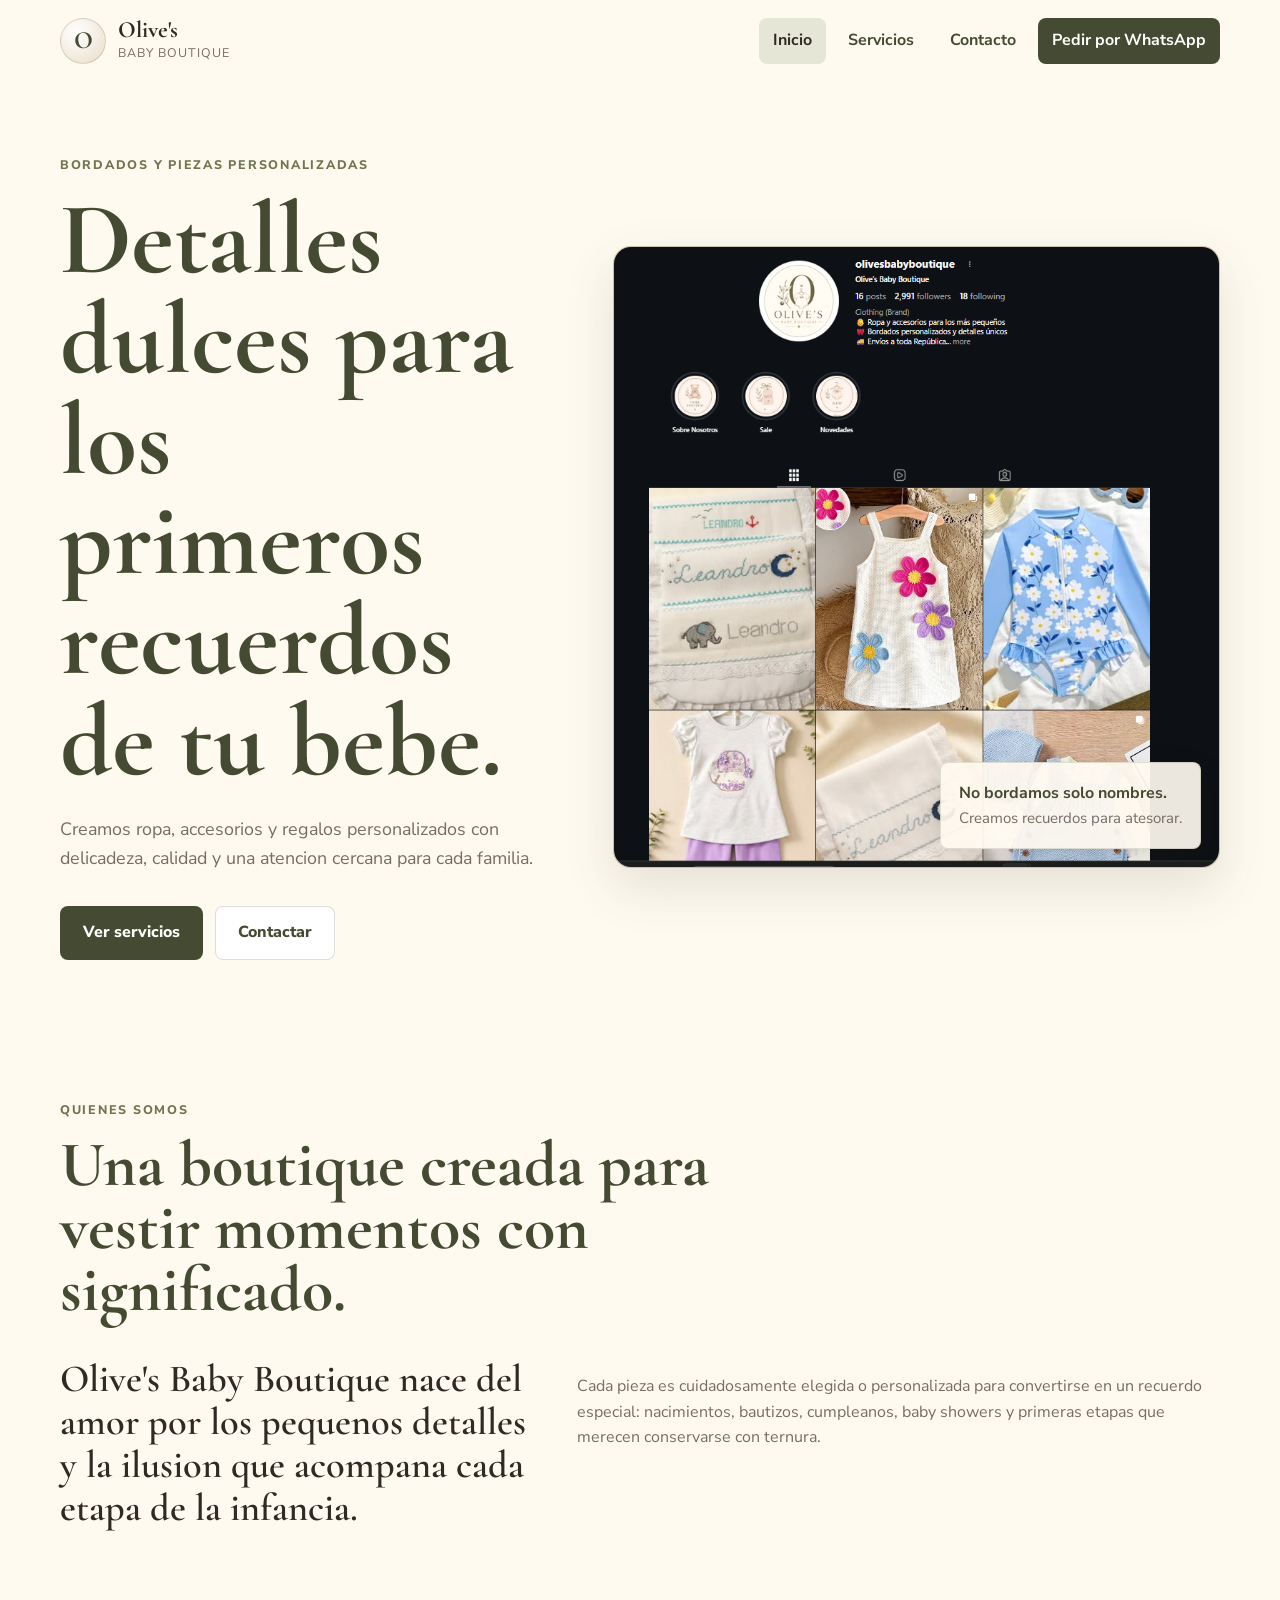
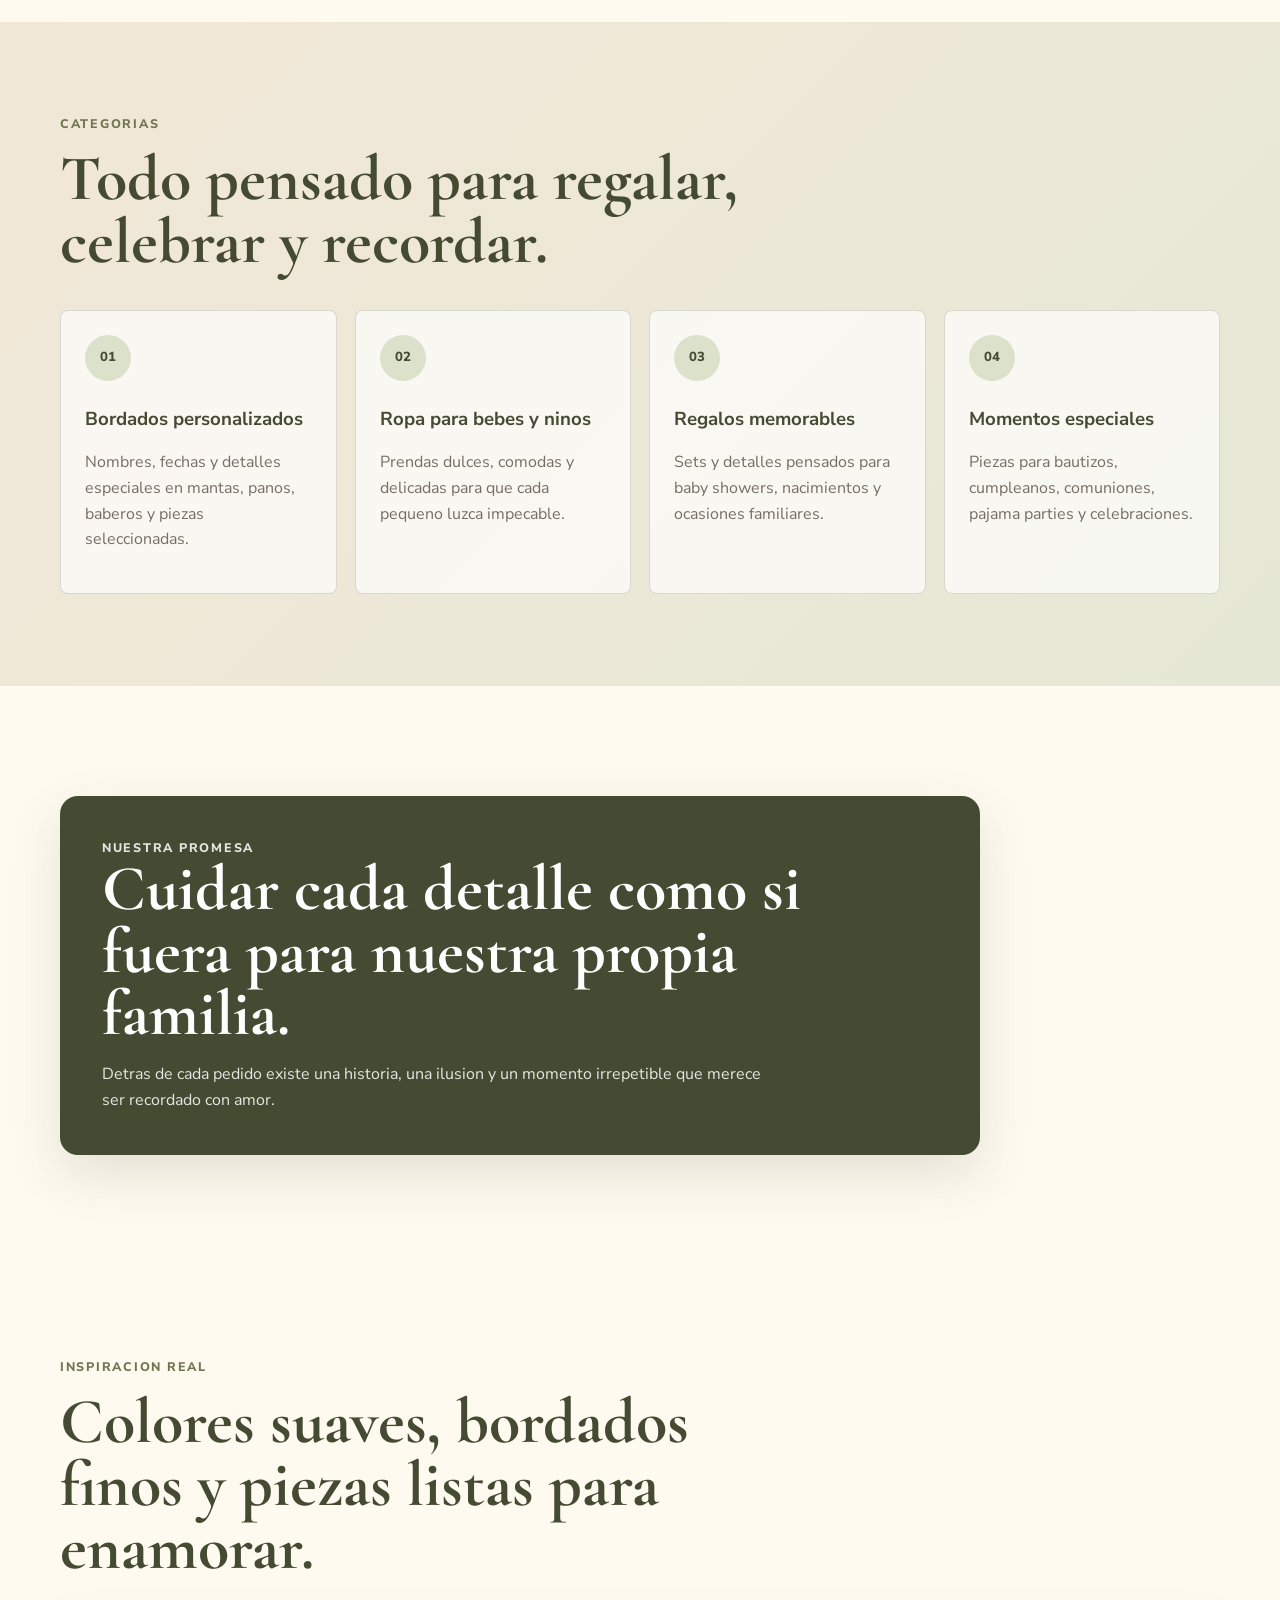
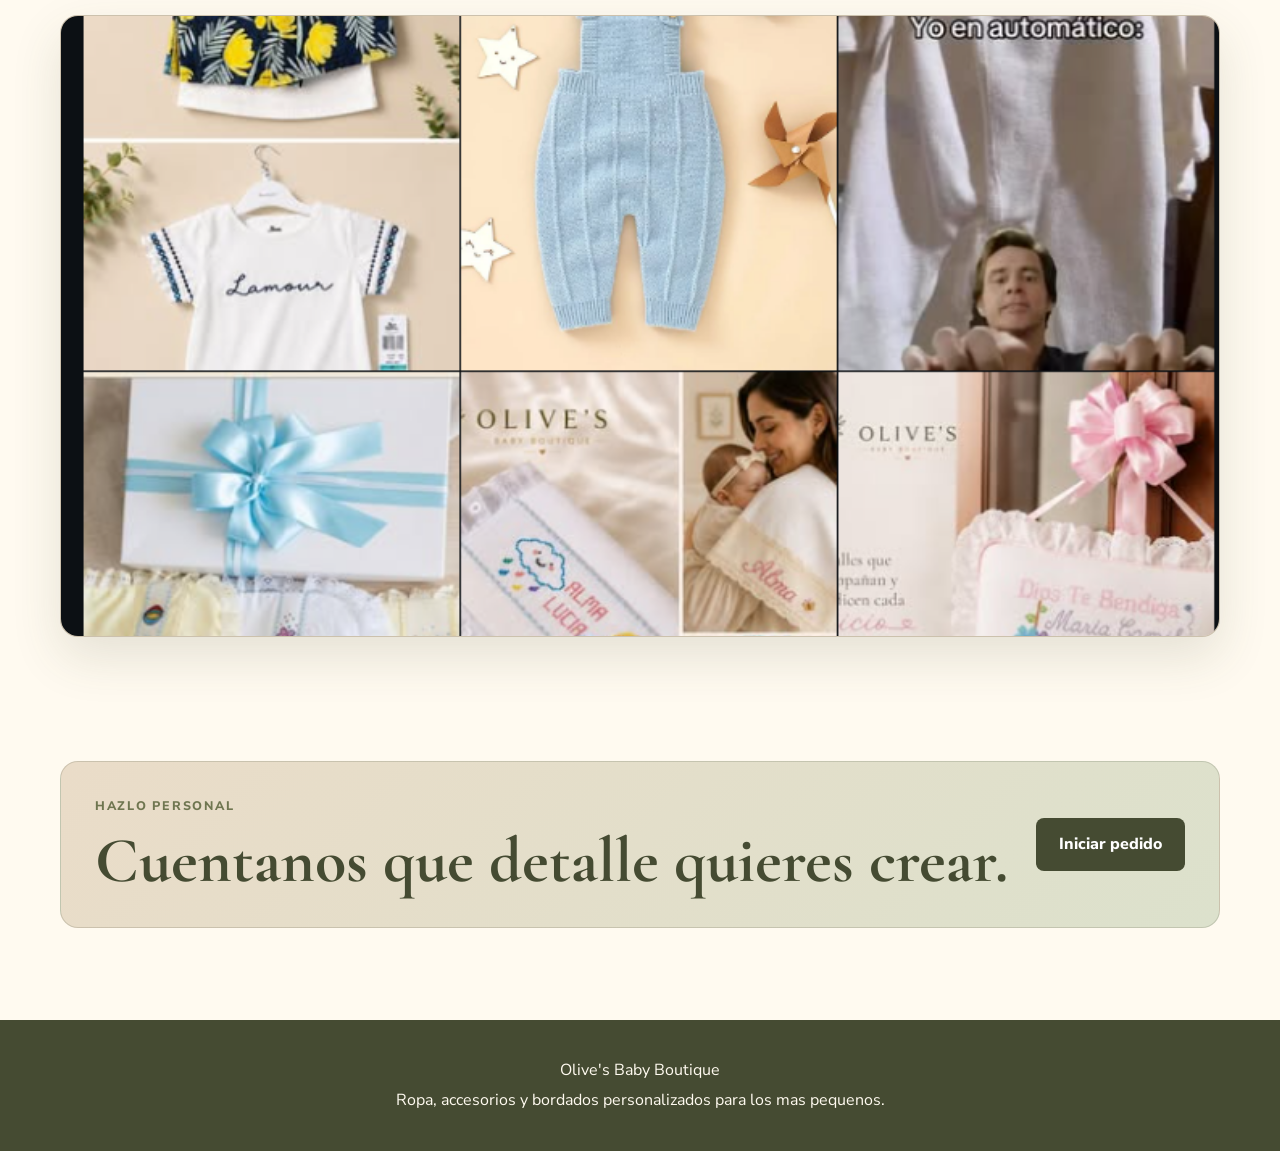
<file: index.html>
<!DOCTYPE html>
<html lang="es">
<head>
  <meta charset="UTF-8">
  <meta name="viewport" content="width=device-width, initial-scale=1.0">
  <meta name="description" content="Olive's Baby Boutique crea ropa, accesorios y bordados personalizados para bebes y ninos en Republica Dominicana.">
  <title>Olive's Baby Boutique | Detalles personalizados para bebes</title>
  <link rel="preconnect" href="https://fonts.googleapis.com">
  <link rel="preconnect" href="https://fonts.gstatic.com" crossorigin>
  <link href="https://fonts.googleapis.com/css2?family=Cormorant+Garamond:wght@500;600;700&family=Nunito+Sans:wght@400;600;700;800&display=swap" rel="stylesheet">
  <link rel="stylesheet" href="css/styles.css">
</head>
<body>
  <a class="skip-link" href="#contenido">Saltar al contenido</a>

  <header class="site-header" data-header>
    <nav class="navbar" aria-label="Navegacion principal">
      <a class="brand" href="index.html" aria-label="Olive's Baby Boutique inicio">
        <span class="brand-mark">O</span>
        <span>
          <strong>Olive's</strong>
          <small>Baby Boutique</small>
        </span>
      </a>

      <button class="nav-toggle" type="button" aria-label="Abrir menu" aria-expanded="false" data-nav-toggle>
        <span></span>
        <span></span>
        <span></span>
      </button>

      <div class="nav-menu" data-nav-menu>
        <a class="nav-link active" href="index.html">Inicio</a>
        <a class="nav-link" href="servicios/index.html">Servicios</a>
        <a class="nav-link" href="contacto/index.html">Contacto</a>
        <a class="nav-cta" href="https://wa.me/18090000000" target="_blank" rel="noopener">Pedir por WhatsApp</a>
      </div>
    </nav>
  </header>

  <main id="contenido">
    <section class="hero">
      <div class="hero-content reveal">
        <p class="eyebrow">Bordados y piezas personalizadas</p>
        <h1>Detalles dulces para los primeros recuerdos de tu bebe.</h1>
        <p class="hero-copy">
          Creamos ropa, accesorios y regalos personalizados con delicadeza, calidad y una atencion cercana para cada familia.
        </p>
        <div class="hero-actions">
          <a class="btn primary" href="servicios/index.html">Ver servicios</a>
          <a class="btn secondary" href="contacto/index.html">Contactar</a>
        </div>
      </div>

      <div class="hero-visual reveal" aria-label="Galeria de productos destacados">
        <img src="assets/instagram-profile.png" alt="Productos bordados y ropa infantil de Olive's Baby Boutique">
        <div class="floating-note">
          <strong>No bordamos solo nombres.</strong>
          <span>Creamos recuerdos para atesorar.</span>
        </div>
      </div>
    </section>

    <section class="intro section-pad">
      <div class="section-heading reveal">
        <p class="eyebrow">Quienes somos</p>
        <h2>Una boutique creada para vestir momentos con significado.</h2>
      </div>
      <div class="intro-grid">
        <p class="lead reveal">
          Olive's Baby Boutique nace del amor por los pequenos detalles y la ilusion que acompana cada etapa de la infancia.
        </p>
        <p class="reveal">
          Cada pieza es cuidadosamente elegida o personalizada para convertirse en un recuerdo especial: nacimientos, bautizos, cumpleanos, baby showers y primeras etapas que merecen conservarse con ternura.
        </p>
      </div>
    </section>

    <section class="categories section-pad soft-band">
      <div class="section-heading reveal">
        <p class="eyebrow">Categorias</p>
        <h2>Todo pensado para regalar, celebrar y recordar.</h2>
      </div>

      <div class="card-grid">
        <article class="feature-card reveal" tabindex="0">
          <span class="card-icon">01</span>
          <h3>Bordados personalizados</h3>
          <p>Nombres, fechas y detalles especiales en mantas, panos, baberos y piezas seleccionadas.</p>
        </article>
        <article class="feature-card reveal" tabindex="0">
          <span class="card-icon">02</span>
          <h3>Ropa para bebes y ninos</h3>
          <p>Prendas dulces, comodas y delicadas para que cada pequeno luzca impecable.</p>
        </article>
        <article class="feature-card reveal" tabindex="0">
          <span class="card-icon">03</span>
          <h3>Regalos memorables</h3>
          <p>Sets y detalles pensados para baby showers, nacimientos y ocasiones familiares.</p>
        </article>
        <article class="feature-card reveal" tabindex="0">
          <span class="card-icon">04</span>
          <h3>Momentos especiales</h3>
          <p>Piezas para bautizos, cumpleanos, comuniones, pajama parties y celebraciones.</p>
        </article>
      </div>
    </section>

    <section class="promise section-pad">
      <div class="promise-card reveal">
        <p class="eyebrow">Nuestra promesa</p>
        <h2>Cuidar cada detalle como si fuera para nuestra propia familia.</h2>
        <p>
          Detras de cada pedido existe una historia, una ilusion y un momento irrepetible que merece ser recordado con amor.
        </p>
      </div>
    </section>

    <section class="gallery section-pad">
      <div class="section-heading reveal">
        <p class="eyebrow">Inspiracion real</p>
        <h2>Colores suaves, bordados finos y piezas listas para enamorar.</h2>
      </div>
      <div class="gallery-frame reveal">
        <img src="assets/instagram-grid.png" alt="Galeria de Instagram con ropa infantil, sets personalizados y bordados">
      </div>
    </section>

    <section class="cta-band">
      <div class="reveal">
        <p class="eyebrow">Hazlo personal</p>
        <h2>Cuentanos que detalle quieres crear.</h2>
      </div>
      <a class="btn primary" href="contacto/index.html">Iniciar pedido</a>
    </section>
  </main>

  <footer class="site-footer">
    <p>Olive's Baby Boutique</p>
    <p>Ropa, accesorios y bordados personalizados para los mas pequenos.</p>
  </footer>

  <script src="js/main.js"></script>
</body>
</html>
</file>
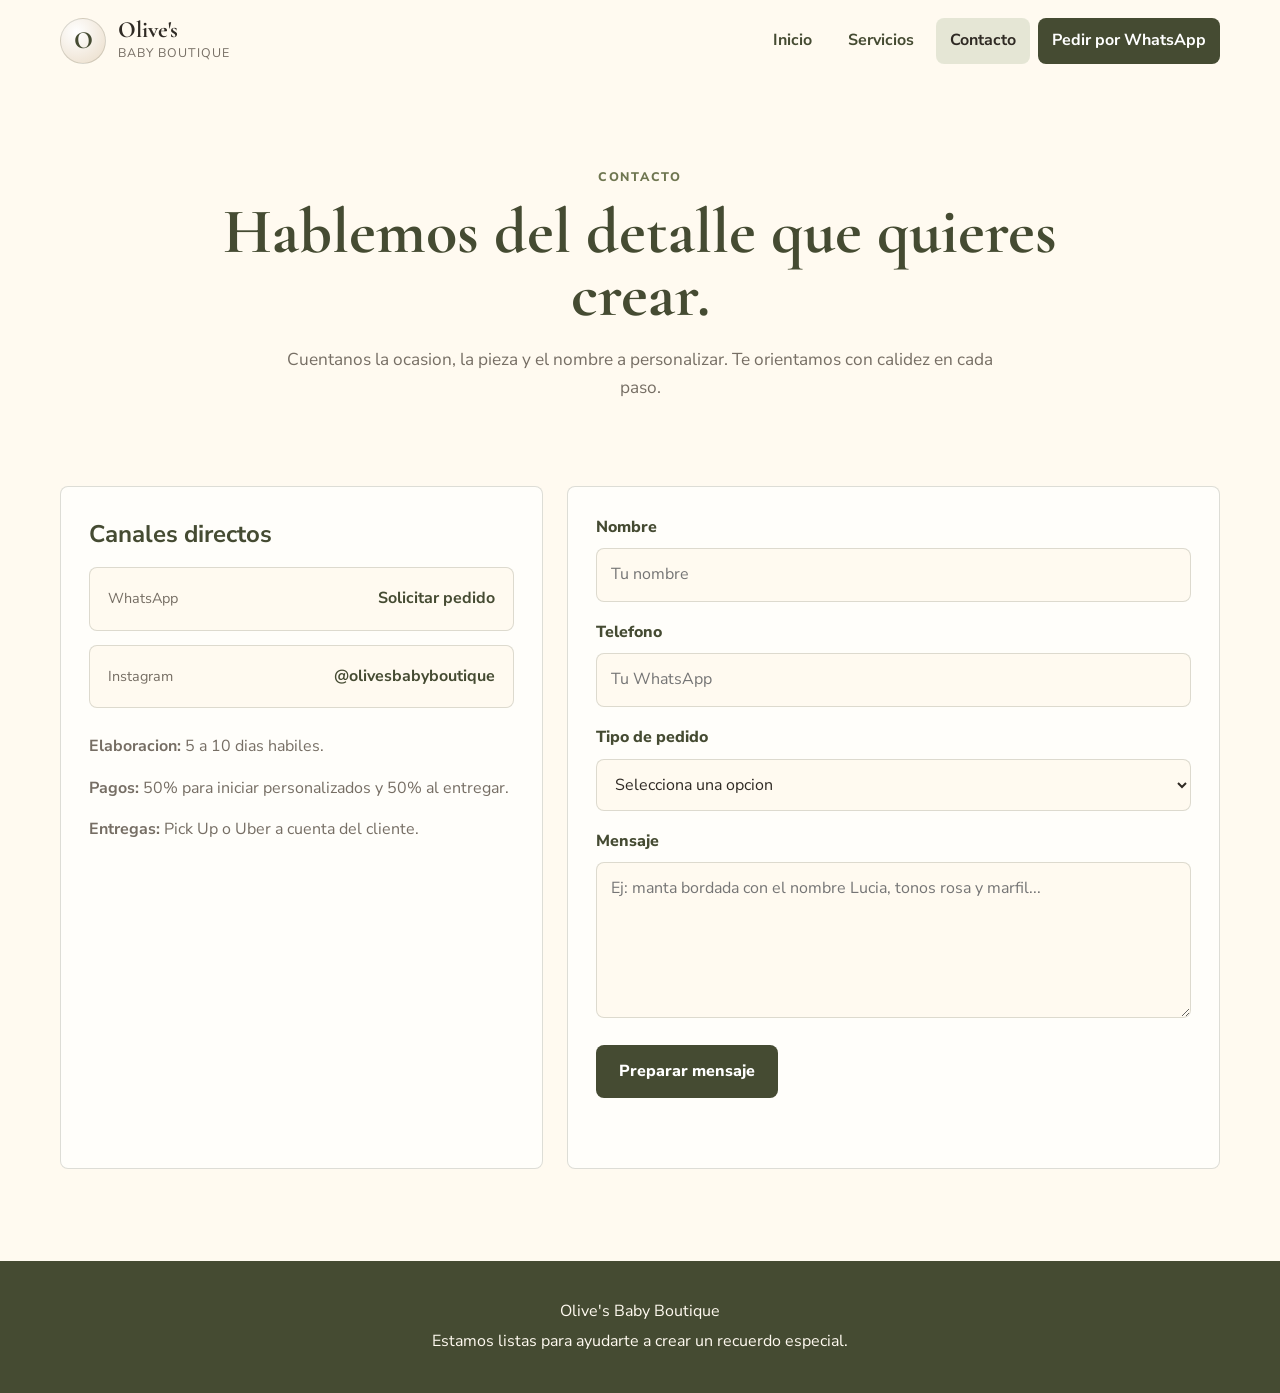
<file: contacto/index.html>
<!DOCTYPE html>
<html lang="es">
<head>
  <meta charset="UTF-8">
  <meta name="viewport" content="width=device-width, initial-scale=1.0">
  <meta name="description" content="Contacta a Olive's Baby Boutique para pedidos personalizados, bordados y regalos infantiles.">
  <title>Contacto | Olive's Baby Boutique</title>
  <link rel="preconnect" href="https://fonts.googleapis.com">
  <link rel="preconnect" href="https://fonts.gstatic.com" crossorigin>
  <link href="https://fonts.googleapis.com/css2?family=Cormorant+Garamond:wght@500;600;700&family=Nunito+Sans:wght@400;600;700;800&display=swap" rel="stylesheet">
  <link rel="stylesheet" href="../css/styles.css">
</head>
<body>
  <a class="skip-link" href="#contenido">Saltar al contenido</a>

  <header class="site-header" data-header>
    <nav class="navbar" aria-label="Navegacion principal">
      <a class="brand" href="../index.html" aria-label="Olive's Baby Boutique inicio">
        <span class="brand-mark">O</span>
        <span><strong>Olive's</strong><small>Baby Boutique</small></span>
      </a>
      <button class="nav-toggle" type="button" aria-label="Abrir menu" aria-expanded="false" data-nav-toggle>
        <span></span><span></span><span></span>
      </button>
      <div class="nav-menu" data-nav-menu>
        <a class="nav-link" href="../index.html">Inicio</a>
        <a class="nav-link" href="../servicios/index.html">Servicios</a>
        <a class="nav-link active" href="index.html">Contacto</a>
        <a class="nav-cta" href="https://wa.me/18090000000" target="_blank" rel="noopener">Pedir por WhatsApp</a>
      </div>
    </nav>
  </header>

  <main id="contenido">
    <section class="page-hero">
      <p class="eyebrow reveal">Contacto</p>
      <h1 class="reveal">Hablemos del detalle que quieres crear.</h1>
      <p class="reveal">Cuentanos la ocasion, la pieza y el nombre a personalizar. Te orientamos con calidez en cada paso.</p>
    </section>

    <section class="contact-layout section-pad">
      <div class="contact-card reveal">
        <h2>Canales directos</h2>
        <a class="contact-action" href="https://wa.me/18090000000" target="_blank" rel="noopener" data-track-click="whatsapp">
          <span>WhatsApp</span>
          <strong>Solicitar pedido</strong>
        </a>
        <a class="contact-action" href="https://www.instagram.com/olivesbabyboutique" target="_blank" rel="noopener" data-track-click="instagram">
          <span>Instagram</span>
          <strong>@olivesbabyboutique</strong>
        </a>
        <div class="info-list">
          <p><strong>Elaboracion:</strong> 5 a 10 dias habiles.</p>
          <p><strong>Pagos:</strong> 50% para iniciar personalizados y 50% al entregar.</p>
          <p><strong>Entregas:</strong> Pick Up o Uber a cuenta del cliente.</p>
        </div>
      </div>

      <form class="contact-form reveal" data-contact-form>
        <div class="form-row">
          <label for="nombre">Nombre</label>
          <input id="nombre" name="nombre" type="text" placeholder="Tu nombre" required>
        </div>
        <div class="form-row">
          <label for="telefono">Telefono</label>
          <input id="telefono" name="telefono" type="tel" placeholder="Tu WhatsApp" required>
        </div>
        <div class="form-row">
          <label for="pedido">Tipo de pedido</label>
          <select id="pedido" name="pedido" required>
            <option value="">Selecciona una opcion</option>
            <option>Bordado personalizado</option>
            <option>Ropa o accesorio</option>
            <option>Regalo para nacimiento</option>
            <option>Ocasion especial</option>
          </select>
        </div>
        <div class="form-row">
          <label for="mensaje">Mensaje</label>
          <textarea id="mensaje" name="mensaje" rows="5" placeholder="Ej: manta bordada con el nombre Lucia, tonos rosa y marfil..." required></textarea>
        </div>
        <button class="btn primary" type="submit">Preparar mensaje</button>
        <p class="form-feedback" role="status" data-form-feedback></p>
      </form>
    </section>
  </main>

  <footer class="site-footer">
    <p>Olive's Baby Boutique</p>
    <p>Estamos listas para ayudarte a crear un recuerdo especial.</p>
  </footer>

  <script src="../js/main.js"></script>
</body>
</html>
</file>
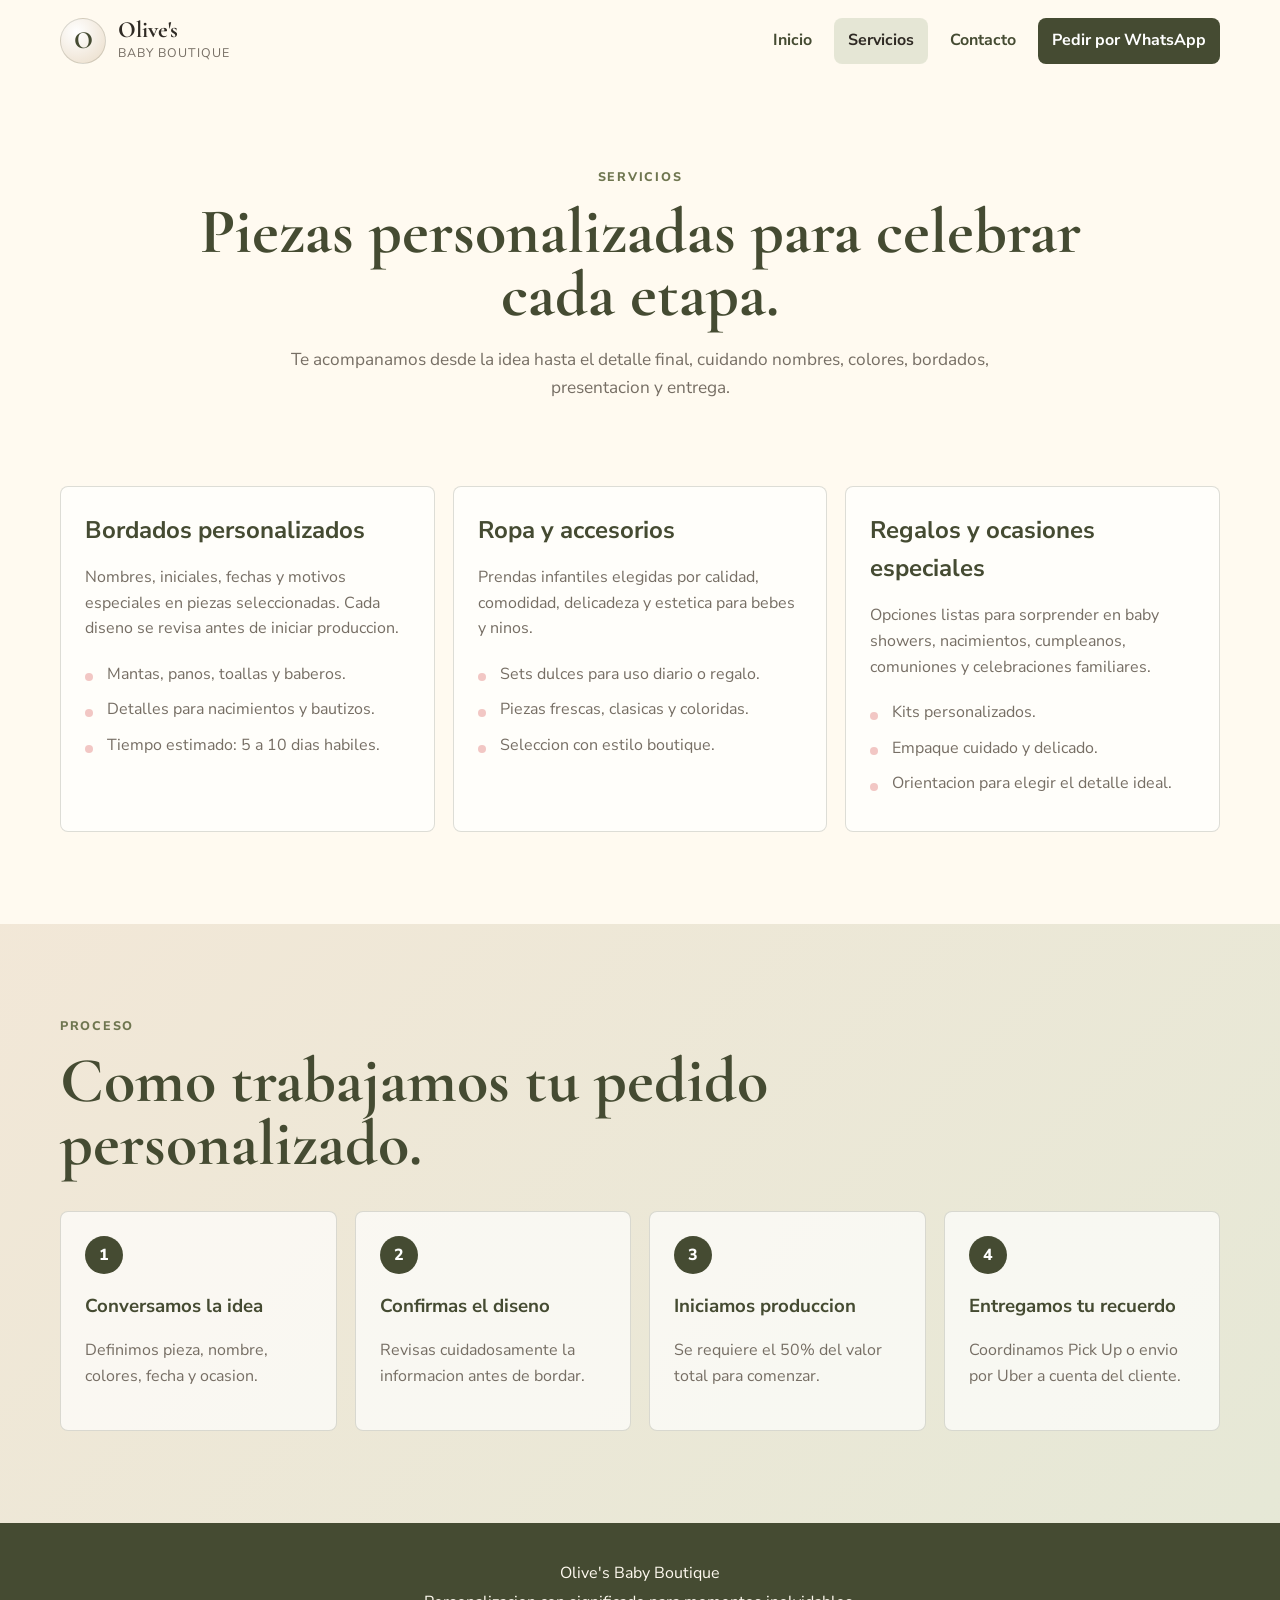
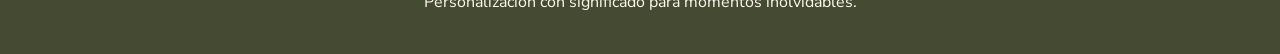
<file: servicios/index.html>
<!DOCTYPE html>
<html lang="es">
<head>
  <meta charset="UTF-8">
  <meta name="viewport" content="width=device-width, initial-scale=1.0">
  <meta name="description" content="Servicios de bordados personalizados, ropa infantil, regalos para nacimientos y ocasiones especiales de Olive's Baby Boutique.">
  <title>Servicios | Olive's Baby Boutique</title>
  <link rel="preconnect" href="https://fonts.googleapis.com">
  <link rel="preconnect" href="https://fonts.gstatic.com" crossorigin>
  <link href="https://fonts.googleapis.com/css2?family=Cormorant+Garamond:wght@500;600;700&family=Nunito+Sans:wght@400;600;700;800&display=swap" rel="stylesheet">
  <link rel="stylesheet" href="../css/styles.css">
</head>
<body>
  <a class="skip-link" href="#contenido">Saltar al contenido</a>

  <header class="site-header" data-header>
    <nav class="navbar" aria-label="Navegacion principal">
      <a class="brand" href="../index.html" aria-label="Olive's Baby Boutique inicio">
        <span class="brand-mark">O</span>
        <span><strong>Olive's</strong><small>Baby Boutique</small></span>
      </a>
      <button class="nav-toggle" type="button" aria-label="Abrir menu" aria-expanded="false" data-nav-toggle>
        <span></span><span></span><span></span>
      </button>
      <div class="nav-menu" data-nav-menu>
        <a class="nav-link" href="../index.html">Inicio</a>
        <a class="nav-link active" href="index.html">Servicios</a>
        <a class="nav-link" href="../contacto/index.html">Contacto</a>
        <a class="nav-cta" href="https://wa.me/18090000000" target="_blank" rel="noopener">Pedir por WhatsApp</a>
      </div>
    </nav>
  </header>

  <main id="contenido">
    <section class="page-hero">
      <p class="eyebrow reveal">Servicios</p>
      <h1 class="reveal">Piezas personalizadas para celebrar cada etapa.</h1>
      <p class="reveal">Te acompanamos desde la idea hasta el detalle final, cuidando nombres, colores, bordados, presentacion y entrega.</p>
    </section>

    <section class="section-pad services-layout">
      <article class="service-panel reveal">
        <h2>Bordados personalizados</h2>
        <p>Nombres, iniciales, fechas y motivos especiales en piezas seleccionadas. Cada diseno se revisa antes de iniciar produccion.</p>
        <ul class="clean-list">
          <li>Mantas, panos, toallas y baberos.</li>
          <li>Detalles para nacimientos y bautizos.</li>
          <li>Tiempo estimado: 5 a 10 dias habiles.</li>
        </ul>
      </article>

      <article class="service-panel reveal">
        <h2>Ropa y accesorios</h2>
        <p>Prendas infantiles elegidas por calidad, comodidad, delicadeza y estetica para bebes y ninos.</p>
        <ul class="clean-list">
          <li>Sets dulces para uso diario o regalo.</li>
          <li>Piezas frescas, clasicas y coloridas.</li>
          <li>Seleccion con estilo boutique.</li>
        </ul>
      </article>

      <article class="service-panel reveal">
        <h2>Regalos y ocasiones especiales</h2>
        <p>Opciones listas para sorprender en baby showers, nacimientos, cumpleanos, comuniones y celebraciones familiares.</p>
        <ul class="clean-list">
          <li>Kits personalizados.</li>
          <li>Empaque cuidado y delicado.</li>
          <li>Orientacion para elegir el detalle ideal.</li>
        </ul>
      </article>
    </section>

    <section class="process section-pad soft-band">
      <div class="section-heading reveal">
        <p class="eyebrow">Proceso</p>
        <h2>Como trabajamos tu pedido personalizado.</h2>
      </div>
      <div class="steps">
        <div class="step reveal">
          <span>1</span>
          <h3>Conversamos la idea</h3>
          <p>Definimos pieza, nombre, colores, fecha y ocasion.</p>
        </div>
        <div class="step reveal">
          <span>2</span>
          <h3>Confirmas el diseno</h3>
          <p>Revisas cuidadosamente la informacion antes de bordar.</p>
        </div>
        <div class="step reveal">
          <span>3</span>
          <h3>Iniciamos produccion</h3>
          <p>Se requiere el 50% del valor total para comenzar.</p>
        </div>
        <div class="step reveal">
          <span>4</span>
          <h3>Entregamos tu recuerdo</h3>
          <p>Coordinamos Pick Up o envio por Uber a cuenta del cliente.</p>
        </div>
      </div>
    </section>
  </main>

  <footer class="site-footer">
    <p>Olive's Baby Boutique</p>
    <p>Personalizacion con significado para momentos inolvidables.</p>
  </footer>

  <script src="../js/main.js"></script>
</body>
</html>
</file>
<file: css/styles.css>
:root {
  --olive: #6f7650;
  --olive-dark: #454b32;
  --olive-soft: #dce1cc;
  --ivory: #fffaf0;
  --warm-beige: #eadcc8;
  --blush: #f2c7c4;
  --baby-blue: #b9d8ec;
  --ink: #2f2a24;
  --muted: #766e64;
  --white: #ffffff;
  --line: rgba(69, 75, 50, 0.18);
  --shadow: 0 20px 50px rgba(69, 75, 50, 0.14);
  --radius: 8px;
  --max-width: 1160px;
  --header-height: 82px;
}

/* Base reset and accessibility helpers */
* {
  box-sizing: border-box;
}

html {
  scroll-behavior: smooth;
}

body {
  margin: 0;
  color: var(--ink);
  background: var(--ivory);
  font-family: "Nunito Sans", Arial, sans-serif;
  font-size: 16px;
  line-height: 1.6;
}

img {
  display: block;
  max-width: 100%;
}

a {
  color: inherit;
  text-decoration: none;
}

button,
input,
select,
textarea {
  font: inherit;
}

::selection {
  color: var(--white);
  background: var(--olive-dark);
}

.skip-link {
  position: fixed;
  top: 12px;
  left: 12px;
  z-index: 100;
  padding: 10px 14px;
  color: var(--white);
  background: var(--olive-dark);
  border-radius: var(--radius);
  transform: translateY(-150%);
  transition: transform 180ms ease;
}

.skip-link:focus {
  transform: translateY(0);
}

.site-header {
  position: sticky;
  top: 0;
  z-index: 50;
  min-height: var(--header-height);
  background: rgba(255, 250, 240, 0.9);
  border-bottom: 1px solid transparent;
  backdrop-filter: blur(18px);
  transition: border-color 180ms ease, box-shadow 180ms ease;
}

/* Main navigation */
.site-header.is-scrolled {
  border-color: var(--line);
  box-shadow: 0 8px 24px rgba(69, 75, 50, 0.08);
}

.navbar {
  width: min(var(--max-width), calc(100% - 32px));
  min-height: var(--header-height);
  margin: 0 auto;
  display: flex;
  align-items: center;
  justify-content: space-between;
  gap: 24px;
}

.brand {
  display: inline-flex;
  align-items: center;
  gap: 12px;
  min-width: max-content;
}

.brand-mark {
  width: 46px;
  height: 46px;
  display: grid;
  place-items: center;
  color: var(--olive-dark);
  background: radial-gradient(circle at 35% 30%, var(--white), var(--warm-beige));
  border: 1px solid var(--line);
  border-radius: 50%;
  font-family: "Cormorant Garamond", Georgia, serif;
  font-size: 1.55rem;
  font-weight: 700;
}

.brand strong,
.brand small {
  display: block;
}

.brand strong {
  font-family: "Cormorant Garamond", Georgia, serif;
  font-size: 1.45rem;
  line-height: 1;
}

.brand small {
  color: var(--muted);
  font-size: 0.78rem;
  letter-spacing: 0.08em;
  text-transform: uppercase;
}

.nav-menu {
  display: flex;
  align-items: center;
  gap: 8px;
}

.nav-link,
.nav-cta {
  min-height: 44px;
  display: inline-flex;
  align-items: center;
  justify-content: center;
  padding: 10px 14px;
  border-radius: var(--radius);
  color: var(--olive-dark);
  font-weight: 700;
  transition: color 180ms ease, background 180ms ease, transform 180ms ease;
}

.nav-link:hover,
.nav-link:focus-visible,
.nav-link.active {
  color: var(--ink);
  background: rgba(220, 225, 204, 0.75);
}

.nav-cta {
  color: var(--white);
  background: var(--olive-dark);
}

.nav-cta:hover,
.nav-cta:focus-visible,
.btn:hover,
.btn:focus-visible,
.contact-action:hover,
.contact-action:focus-visible {
  transform: translateY(-2px);
}

.nav-toggle {
  width: 46px;
  height: 46px;
  display: none;
  place-items: center;
  gap: 4px;
  border: 1px solid var(--line);
  border-radius: var(--radius);
  background: var(--white);
  cursor: pointer;
}

.nav-toggle span {
  width: 20px;
  height: 2px;
  display: block;
  background: var(--olive-dark);
  transition: transform 180ms ease, opacity 180ms ease;
}

.nav-toggle.is-open span:nth-child(1) {
  transform: translateY(6px) rotate(45deg);
}

.nav-toggle.is-open span:nth-child(2) {
  opacity: 0;
}

.nav-toggle.is-open span:nth-child(3) {
  transform: translateY(-6px) rotate(-45deg);
}

/* Home hero */
.hero {
  width: min(var(--max-width), calc(100% - 32px));
  min-height: calc(100vh - var(--header-height));
  margin: 0 auto;
  padding: 72px 0 48px;
  display: grid;
  grid-template-columns: minmax(0, 0.9fr) minmax(320px, 1.1fr);
  align-items: center;
  gap: 56px;
}

.hero-content h1,
.page-hero h1,
.section-heading h2,
.promise-card h2,
.cta-band h2 {
  margin: 0;
  color: var(--olive-dark);
  font-family: "Cormorant Garamond", Georgia, serif;
  font-weight: 700;
  line-height: 0.98;
}

.hero-content h1 {
  max-width: 680px;
  font-size: clamp(3rem, 8vw, 6.7rem);
}

.hero-copy {
  max-width: 580px;
  margin: 24px 0 0;
  color: var(--muted);
  font-size: 1.12rem;
}

.eyebrow {
  margin: 0 0 14px;
  color: var(--olive);
  font-size: 0.78rem;
  font-weight: 800;
  letter-spacing: 0.14em;
  text-transform: uppercase;
}

.hero-actions {
  display: flex;
  flex-wrap: wrap;
  gap: 12px;
  margin-top: 34px;
}

.btn {
  min-height: 48px;
  display: inline-flex;
  align-items: center;
  justify-content: center;
  padding: 13px 22px;
  border: 1px solid transparent;
  border-radius: var(--radius);
  font-weight: 800;
  cursor: pointer;
  transition: transform 180ms ease, background 180ms ease, border-color 180ms ease;
}

.btn.primary {
  color: var(--white);
  background: var(--olive-dark);
}

.btn.secondary {
  color: var(--olive-dark);
  background: var(--white);
  border-color: var(--line);
}

.hero-visual {
  position: relative;
  overflow: hidden;
  border: 1px solid var(--line);
  border-radius: 18px;
  background: var(--warm-beige);
  box-shadow: var(--shadow);
}

.hero-visual img {
  width: 100%;
  height: min(620px, 70vh);
  object-fit: cover;
  object-position: center 78%;
  filter: saturate(0.96) brightness(1.03);
}

.floating-note {
  position: absolute;
  right: 18px;
  bottom: 18px;
  max-width: 300px;
  padding: 18px;
  color: var(--olive-dark);
  background: rgba(255, 250, 240, 0.92);
  border: 1px solid rgba(69, 75, 50, 0.16);
  border-radius: var(--radius);
  box-shadow: 0 10px 30px rgba(47, 42, 36, 0.12);
}

.floating-note strong,
.floating-note span {
  display: block;
}

.floating-note span {
  color: var(--muted);
  font-size: 0.94rem;
}

.section-pad {
  padding: 92px max(16px, calc((100% - var(--max-width)) / 2));
}

/* Reusable content sections */
.soft-band {
  background: linear-gradient(135deg, rgba(234, 220, 200, 0.62), rgba(220, 225, 204, 0.72));
}

.section-heading {
  max-width: 760px;
  margin-bottom: 36px;
}

.section-heading h2,
.promise-card h2,
.cta-band h2,
.page-hero h1 {
  font-size: clamp(2.3rem, 5vw, 4.2rem);
}

.intro-grid {
  display: grid;
  grid-template-columns: 0.85fr 1.15fr;
  gap: 42px;
  color: var(--muted);
}

.lead {
  margin: 0;
  color: var(--ink);
  font-family: "Cormorant Garamond", Georgia, serif;
  font-size: clamp(1.65rem, 3vw, 2.55rem);
  font-weight: 600;
  line-height: 1.12;
}

.card-grid,
.services-layout {
  display: grid;
  grid-template-columns: repeat(4, 1fr);
  gap: 18px;
}

.feature-card,
.service-panel,
.contact-card,
.contact-form,
.step {
  background: rgba(255, 255, 255, 0.68);
  border: 1px solid var(--line);
  border-radius: var(--radius);
}

.feature-card,
.service-panel {
  padding: 24px;
  transition: transform 180ms ease, box-shadow 180ms ease, border-color 180ms ease;
}

.feature-card:hover,
.feature-card:focus-visible,
.feature-card.is-selected,
.service-panel:hover {
  border-color: rgba(69, 75, 50, 0.32);
  box-shadow: 0 18px 40px rgba(69, 75, 50, 0.12);
  transform: translateY(-4px);
}

.card-icon {
  width: 46px;
  height: 46px;
  display: grid;
  place-items: center;
  margin-bottom: 24px;
  color: var(--olive-dark);
  background: var(--olive-soft);
  border-radius: 50%;
  font-size: 0.82rem;
  font-weight: 800;
}

.feature-card h3,
.service-panel h2,
.step h3,
.contact-card h2,
.contact-form label {
  margin: 0;
  color: var(--olive-dark);
}

.feature-card p,
.service-panel p,
.step p {
  color: var(--muted);
}

.promise {
  padding-top: 110px;
  padding-bottom: 110px;
}

.promise-card {
  max-width: 920px;
  padding: 42px;
  background: var(--olive-dark);
  border-radius: 18px;
  color: var(--white);
  box-shadow: var(--shadow);
}

.promise-card .eyebrow,
.promise-card h2,
.promise-card p {
  color: var(--white);
}

.promise-card p {
  max-width: 680px;
  margin-bottom: 0;
  opacity: 0.86;
}

.gallery-frame {
  overflow: hidden;
  border: 1px solid var(--line);
  border-radius: 18px;
  background: var(--warm-beige);
  box-shadow: var(--shadow);
}

.gallery-frame img {
  width: 100%;
  max-height: 620px;
  object-fit: cover;
  object-position: center;
}

/* Inner pages */
.cta-band {
  width: min(var(--max-width), calc(100% - 32px));
  margin: 32px auto 92px;
  padding: 34px;
  display: flex;
  align-items: center;
  justify-content: space-between;
  gap: 24px;
  background: linear-gradient(135deg, var(--warm-beige), var(--olive-soft));
  border: 1px solid var(--line);
  border-radius: 18px;
}

.page-hero {
  width: min(920px, calc(100% - 32px));
  margin: 0 auto;
  padding: 84px 0 36px;
  text-align: center;
}

.page-hero p:last-child {
  max-width: 720px;
  margin: 20px auto 0;
  color: var(--muted);
  font-size: 1.08rem;
}

.services-layout {
  grid-template-columns: repeat(3, 1fr);
  padding-top: 48px;
}

.clean-list {
  margin: 20px 0 0;
  padding: 0;
  list-style: none;
}

.clean-list li {
  position: relative;
  padding-left: 22px;
  margin: 10px 0;
  color: var(--muted);
}

.clean-list li::before {
  content: "";
  position: absolute;
  top: 0.72em;
  left: 0;
  width: 8px;
  height: 8px;
  background: var(--blush);
  border-radius: 50%;
}

.steps {
  display: grid;
  grid-template-columns: repeat(4, 1fr);
  gap: 18px;
}

.step {
  padding: 24px;
}

.step span {
  width: 38px;
  height: 38px;
  display: grid;
  place-items: center;
  margin-bottom: 18px;
  color: var(--white);
  background: var(--olive-dark);
  border-radius: 50%;
  font-weight: 800;
}

.contact-layout {
  display: grid;
  grid-template-columns: 0.85fr 1.15fr;
  gap: 24px;
  padding-top: 48px;
}

.contact-card,
.contact-form {
  padding: 28px;
}

.contact-action {
  display: flex;
  align-items: center;
  justify-content: space-between;
  gap: 18px;
  margin-top: 14px;
  padding: 18px;
  background: var(--ivory);
  border: 1px solid var(--line);
  border-radius: var(--radius);
  transition: transform 180ms ease, border-color 180ms ease;
}

.contact-action span {
  color: var(--muted);
  font-size: 0.9rem;
}

.contact-action strong {
  color: var(--olive-dark);
}

.info-list {
  margin-top: 26px;
  color: var(--muted);
}

.form-row {
  margin-bottom: 18px;
}

.contact-form label {
  display: block;
  margin-bottom: 8px;
  font-weight: 800;
}

.contact-form input,
.contact-form select,
.contact-form textarea {
  width: 100%;
  padding: 13px 14px;
  color: var(--ink);
  background: var(--ivory);
  border: 1px solid var(--line);
  border-radius: var(--radius);
  outline: none;
  transition: border-color 180ms ease, box-shadow 180ms ease;
}

.contact-form input:focus,
.contact-form select:focus,
.contact-form textarea:focus {
  border-color: var(--olive);
  box-shadow: 0 0 0 4px rgba(111, 118, 80, 0.14);
}

.form-feedback {
  min-height: 26px;
  margin: 16px 0 0;
  color: var(--olive-dark);
  font-weight: 800;
}

.site-footer {
  padding: 34px 16px;
  color: var(--ivory);
  background: var(--olive-dark);
  text-align: center;
}

.site-footer p {
  margin: 4px 0;
}

/* Scroll reveal animation controlled by JavaScript */
.reveal {
  opacity: 0;
  transform: translateY(20px);
  transition: opacity 600ms ease, transform 600ms ease;
}

.reveal.is-visible {
  opacity: 1;
  transform: translateY(0);
}

@media (max-width: 980px) {
  .hero,
  .intro-grid,
  .contact-layout {
    grid-template-columns: 1fr;
  }

  .hero {
    padding-top: 44px;
  }

  .card-grid,
  .steps {
    grid-template-columns: repeat(2, 1fr);
  }

  .services-layout {
    grid-template-columns: 1fr;
  }
}

@media (max-width: 760px) {
  .nav-toggle {
    display: grid;
  }

  .nav-menu {
    position: absolute;
    top: var(--header-height);
    right: 16px;
    left: 16px;
    display: grid;
    padding: 14px;
    background: rgba(255, 250, 240, 0.98);
    border: 1px solid var(--line);
    border-radius: var(--radius);
    box-shadow: var(--shadow);
    transform: translateY(-8px);
    opacity: 0;
    pointer-events: none;
    transition: opacity 180ms ease, transform 180ms ease;
  }

  .nav-menu.is-open {
    opacity: 1;
    pointer-events: auto;
    transform: translateY(0);
  }

  .hero-visual img {
    height: 460px;
  }

  .floating-note {
    position: static;
    max-width: none;
    border-radius: 0;
  }

  .section-pad {
    padding-top: 68px;
    padding-bottom: 68px;
  }

  .card-grid,
  .steps {
    grid-template-columns: 1fr;
  }

  .cta-band {
    align-items: flex-start;
    flex-direction: column;
  }
}

@media (max-width: 520px) {
  .navbar {
    width: calc(100% - 24px);
  }

  .brand strong {
    font-size: 1.2rem;
  }

  .brand small {
    font-size: 0.68rem;
  }

  .hero {
    width: calc(100% - 24px);
    gap: 32px;
  }

  .hero-actions,
  .btn {
    width: 100%;
  }

  .btn {
    padding-inline: 16px;
  }

  .hero-visual img {
    height: 390px;
  }

  .promise-card,
  .cta-band,
  .contact-card,
  .contact-form {
    padding: 24px;
  }
}

@media (prefers-reduced-motion: reduce) {
  *,
  *::before,
  *::after {
    scroll-behavior: auto !important;
    transition-duration: 0.01ms !important;
    animation-duration: 0.01ms !important;
  }
}
</file>
